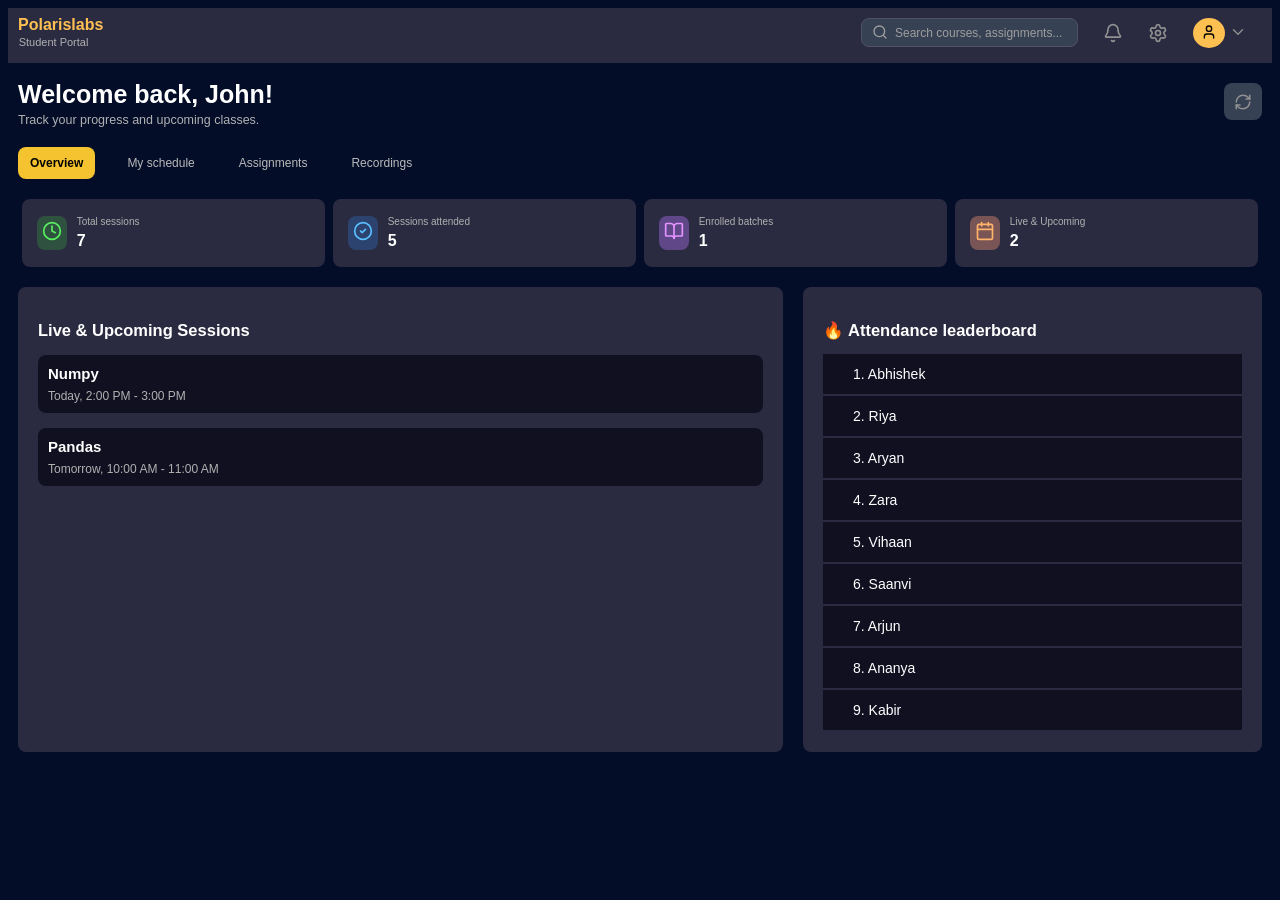
<file: 02/index.html>
<!DOCTYPE html>
<html lang="en">
<head>
    <meta charset="UTF-8">
    <meta name="viewport" content="width=device-width, initial-scale=1.0">
    <title>Polaris Dashboard</title>
    <link rel="stylesheet" href="style.css" />
</head>
<body>
    <header>
        <div class="logo-container">
            <h1 class="logo">Polarislabs</h1>
            <p class="sublogo">Student Portal</p>
        </div>
        <div class="right-work">
            <div class="search-container"><svg xmlns="http://www.w3.org/2000/svg" class="search-icon" width="20" height="20" viewBox="0 0 24 24" fill="none" stroke="currentColor" stroke-width="2" stroke-linecap="round" stroke-linejoin="round" class="lucide lucide-search absolute left-3 top-1/2 transform -translate-y-1/2 text-gray-400 h-4 w-4" aria-hidden="true"><path d="m21 21-4.34-4.34"></path><circle cx="11" cy="11" r="8"></circle></svg><input type="text" placeholder="Search courses, assignments..." class="search" /></div>
            
            <div class="gear"><svg xmlns="http://www.w3.org/2000/svg" width="20" height="20" viewBox="0 0 24 24" fill="none" stroke="currentColor" stroke-width="2" stroke-linecap="round" stroke-linejoin="round" class="lucide lucide-bell h-4 w-4 sm:h-5 sm:w-5" aria-hidden="true"><path d="M10.268 21a2 2 0 0 0 3.464 0"></path><path d="M3.262 15.326A1 1 0 0 0 4 17h16a1 1 0 0 0 .74-1.673C19.41 13.956 18 12.499 18 8A6 6 0 0 0 6 8c0 4.499-1.411 5.956-2.738 7.326"></path></svg></div>
            <div class="gear"><svg xmlns="http://www.w3.org/2000/svg" width="20" height="20" viewBox="0 0 24 24" fill="none" stroke="currentColor" stroke-width="2" stroke-linecap="round" stroke-linejoin="round" class="lucide lucide-settings h-4 w-4 sm:h-5 sm:w-5" aria-hidden="true"><path d="M9.671 4.136a2.34 2.34 0 0 1 4.659 0 2.34 2.34 0 0 0 3.319 1.915 2.34 2.34 0 0 1 2.33 4.033 2.34 2.34 0 0 0 0 3.831 2.34 2.34 0 0 1-2.33 4.033 2.34 2.34 0 0 0-3.319 1.915 2.34 2.34 0 0 1-4.659 0 2.34 2.34 0 0 0-3.32-1.915 2.34 2.34 0 0 1-2.33-4.033 2.34 2.34 0 0 0 0-3.831A2.34 2.34 0 0 1 6.35 6.051a2.34 2.34 0 0 0 3.319-1.915"></path><circle cx="12" cy="12" r="3"></circle></svg> </div>
            <div class="drop">
                <div class="avatar">
                   <svg xmlns="http://www.w3.org/2000/svg" width="16" height="16" viewBox="0 0 24 24" fill="none" stroke="currentColor" stroke-width="2" stroke-linecap="round" stroke-linejoin="round" class="lucide lucide-user h-3 w-3 sm:h-4 sm:w-4 text-black" aria-hidden="true"><path d="M19 21v-2a4 4 0 0 0-4-4H9a4 4 0 0 0-4 4v2"></path><circle cx="12" cy="7" r="4"></circle></svg>
                </div>
                <div class="drop-icon">
                    <svg xmlns="http://www.w3.org/2000/svg" width="18" height="18" viewBox="0 0 24 24" fill="none" stroke="currentColor" stroke-width="2" stroke-linecap="round" stroke-linejoin="round" class="lucide lucide-chevron-down h-3 w-3 sm:h-4 sm:w-4 text-gray-400 hidden sm:block" aria-hidden="true"><path d="m6 9 6 6 6-6"></path></svg>
                </div>
            </div>
        </div>
    </header>
    <div class="main-area">
        <div class="topper">
            <div class="heading">
               <h1 class="greet">Welcome back, John!</h1>
               <p class="sub-greet">Track your progress and upcoming classes.</p>
            </div>
            <div class="re-icon">
                <svg xmlns="http://www.w3.org/2000/svg" width="18" height="18" viewBox="0 0 24 24" fill="none" stroke="currentColor" stroke-width="2" stroke-linecap="round" stroke-linejoin="round" class="lucide lucide-refresh-cw h-5 w-5" aria-hidden="true"><path d="M3 12a9 9 0 0 1 9-9 9.75 9.75 0 0 1 6.74 2.74L21 8"></path><path d="M21 3v5h-5"></path><path d="M21 12a9 9 0 0 1-9 9 9.75 9.75 0 0 1-6.74-2.74L3 16"></path><path d="M8 16H3v5"></path></svg>
            </div>
        </div>
        <div class="navbar">
            <button class="active">Overview</button>
            <button class="tabs">My schedule</button>
            <button class="tabs">Assignments</button>
            <button class="tabs">Recordings</button>
        </div>
        <div class="grid-cont">
            <div class="grid-item">
                <div class="grid-icon ic1"><svg xmlns="http://www.w3.org/2000/svg" width="20" height="20" viewBox="0 0 24 24" fill="none" stroke="currentColor" stroke-width="2" stroke-linecap="round" stroke-linejoin="round" class="lucide lucide-clock w-5 h-5" aria-hidden="true"><path d="M12 6v6l4 2"></path><circle cx="12" cy="12" r="10"></circle></svg></div>
                <div class="content-container"><div class="grid-heading">Total sessions</div>
                <div class="grid-content">7</div></div>
            </div>
            <div class="grid-item">
                <div class="grid-icon ic2"><svg xmlns="http://www.w3.org/2000/svg" width="20" height="20" viewBox="0 0 24 24" fill="none" stroke="currentColor" stroke-width="2" stroke-linecap="round" stroke-linejoin="round" class="lucide lucide-circle-check w-5 h-5" aria-hidden="true"><circle cx="12" cy="12" r="10"></circle><path d="m9 12 2 2 4-4"></path></svg></div>
                <div class="content-container"><div class="grid-heading">Sessions attended</div>
                <div class="grid-content">5</div></div>
            </div>
            <div class="grid-item">
                <div class="grid-icon ic3"><svg xmlns="http://www.w3.org/2000/svg" width="20" height="20" viewBox="0 0 24 24" fill="none" stroke="currentColor" stroke-width="2" stroke-linecap="round" stroke-linejoin="round" class="lucide lucide-book-open w-5 h-5" aria-hidden="true"><path d="M12 7v14"></path><path d="M3 18a1 1 0 0 1-1-1V4a1 1 0 0 1 1-1h5a4 4 0 0 1 4 4 4 4 0 0 1 4-4h5a1 1 0 0 1 1 1v13a1 1 0 0 1-1 1h-6a3 3 0 0 0-3 3 3 3 0 0 0-3-3z"></path></svg></div>
                <div class="content-container"><div class="grid-heading">Enrolled batches</div>
                <div class="grid-content">1</div></div>
            </div>
            <div class="grid-item">
                <div class="grid-icon ic4"><svg xmlns="http://www.w3.org/2000/svg" width="20" height="20" viewBox="0 0 24 24" fill="none" stroke="currentColor" stroke-width="2" stroke-linecap="round" stroke-linejoin="round" class="lucide lucide-calendar w-5 h-5" aria-hidden="true"><path d="M8 2v4"></path><path d="M16 2v4"></path><rect width="18" height="18" x="3" y="4" rx="2"></rect><path d="M3 10h18"></path></svg></div>
                <div class="content-container"><div class="grid-heading">Live &amp; Upcoming</div>
                <div class="grid-content">2</div></div>
            </div>
        </div>
        <div class="grid-cont2">
            <div class="lauc">
                <h2 class="htop">Live &amp; Upcoming Sessions</h2>
                <div class="lauc-item1">
                    <p class="item-text">Numpy</p>
                    <p class="item-subtext">Today, 2:00 PM - 3:00 PM</p>
                </div>
                <div class="lauc-item2">
                    <p class="item-text">Pandas</p>
                    <p class="item-subtext">Tomorrow, 10:00 AM - 11:00 AM</p>
                </div>
            </div>
            <div class="al">
                <h2 class="htop">🔥 Attendance leaderboard</h2>
                <div class="al-item">1. Abhishek</div> 
                <div class="al-item">2. Riya</div> 
                <div class="al-item">3. Aryan</div> 
                <div class="al-item">4. Zara</div> 
                <div class="al-item">5. Vihaan</div> 
                <div class="al-item">6. Saanvi</div> 
                <div class="al-item">7. Arjun</div> 
                <div class="al-item">8. Ananya</div> 
                <div class="al-item">9. Kabir</div> 
            </div>
        </div>
    </div>
    
</body>
</html>
</file>
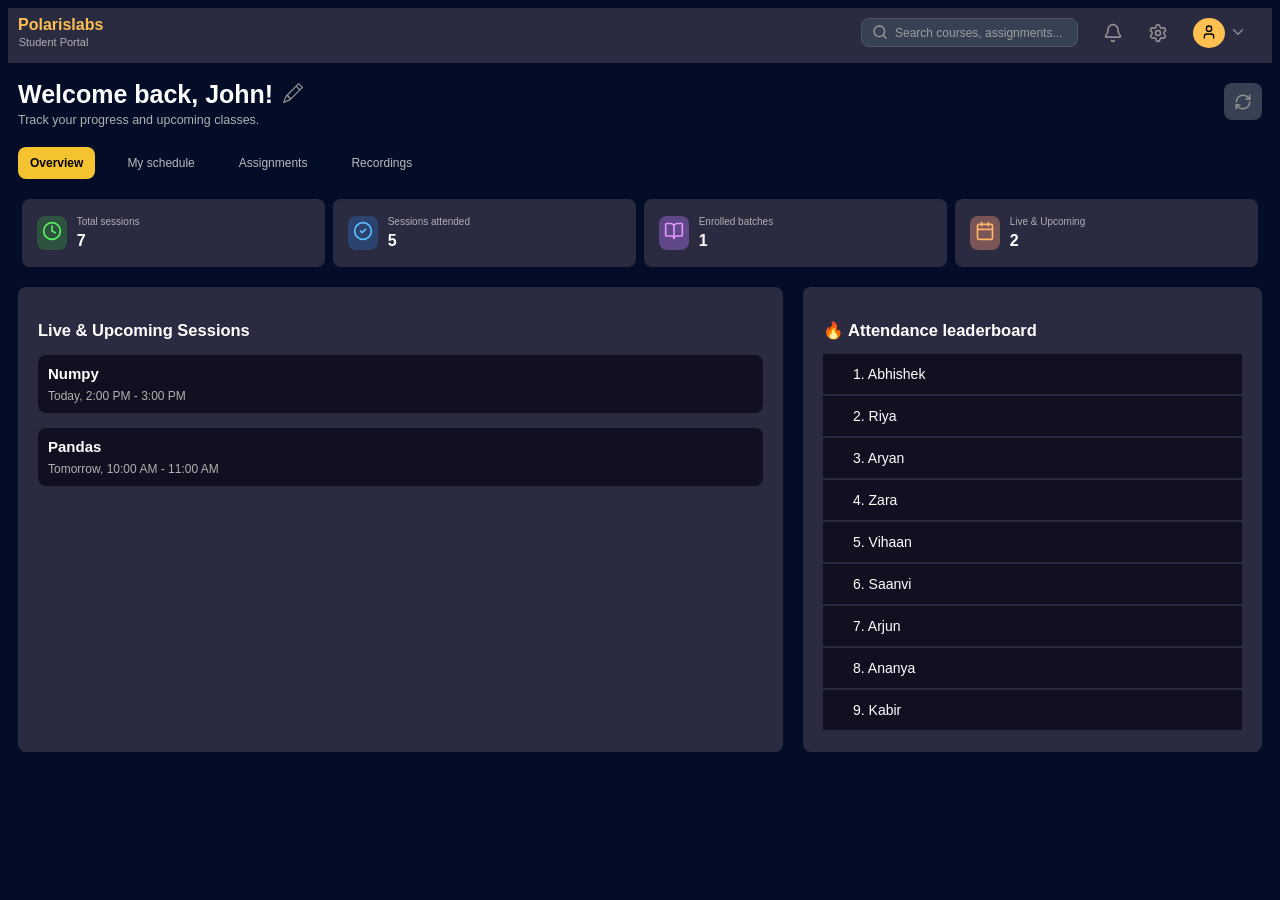
<file: 03/index.html>
<!DOCTYPE html>
<html lang="en">
<head>
    <meta charset="UTF-8">
    <meta name="viewport" content="width=device-width, initial-scale=1.0">
    <title>Polaris Dashboard</title>
    <link rel="stylesheet" href="style.css" />
</head>
<body>
    <header>
        <div class="logo-container">
            <h1 class="logo" id="logo">Polarislabs</h1>
            <p class="sublogo">Student Portal</p>
        </div>
        <div class="right-work">
            <div class="search-container"><svg xmlns="http://www.w3.org/2000/svg" class="search-icon" width="20" height="20" viewBox="0 0 24 24" fill="none" stroke="currentColor" stroke-width="2" stroke-linecap="round" stroke-linejoin="round" class="lucide lucide-search absolute left-3 top-1/2 transform -translate-y-1/2 text-gray-400 h-4 w-4" aria-hidden="true"><path d="m21 21-4.34-4.34"></path><circle cx="11" cy="11" r="8"></circle></svg><input type="text" placeholder="Search courses, assignments..." class="search" /></div>
            
            <div class="gear"><svg xmlns="http://www.w3.org/2000/svg" width="20" height="20" viewBox="0 0 24 24" fill="none" stroke="currentColor" stroke-width="2" stroke-linecap="round" stroke-linejoin="round" class="lucide lucide-bell h-4 w-4 sm:h-5 sm:w-5" aria-hidden="true"><path d="M10.268 21a2 2 0 0 0 3.464 0"></path><path d="M3.262 15.326A1 1 0 0 0 4 17h16a1 1 0 0 0 .74-1.673C19.41 13.956 18 12.499 18 8A6 6 0 0 0 6 8c0 4.499-1.411 5.956-2.738 7.326"></path></svg></div>
            <div class="gear"><svg xmlns="http://www.w3.org/2000/svg" width="20" height="20" viewBox="0 0 24 24" fill="none" stroke="currentColor" stroke-width="2" stroke-linecap="round" stroke-linejoin="round" class="lucide lucide-settings h-4 w-4 sm:h-5 sm:w-5" aria-hidden="true"><path d="M9.671 4.136a2.34 2.34 0 0 1 4.659 0 2.34 2.34 0 0 0 3.319 1.915 2.34 2.34 0 0 1 2.33 4.033 2.34 2.34 0 0 0 0 3.831 2.34 2.34 0 0 1-2.33 4.033 2.34 2.34 0 0 0-3.319 1.915 2.34 2.34 0 0 1-4.659 0 2.34 2.34 0 0 0-3.32-1.915 2.34 2.34 0 0 1-2.33-4.033 2.34 2.34 0 0 0 0-3.831A2.34 2.34 0 0 1 6.35 6.051a2.34 2.34 0 0 0 3.319-1.915"></path><circle cx="12" cy="12" r="3"></circle></svg> </div>
            <div class="drop">
                <div class="avatar">
                   <svg xmlns="http://www.w3.org/2000/svg" width="16" height="16" viewBox="0 0 24 24" fill="none" stroke="currentColor" stroke-width="2" stroke-linecap="round" stroke-linejoin="round" class="lucide lucide-user h-3 w-3 sm:h-4 sm:w-4 text-black" aria-hidden="true"><path d="M19 21v-2a4 4 0 0 0-4-4H9a4 4 0 0 0-4 4v2"></path><circle cx="12" cy="7" r="4"></circle></svg>
                </div>
                <div class="drop-icon">
                    <svg xmlns="http://www.w3.org/2000/svg" width="18" height="18" viewBox="0 0 24 24" fill="none" stroke="currentColor" stroke-width="2" stroke-linecap="round" stroke-linejoin="round" class="lucide lucide-chevron-down h-3 w-3 sm:h-4 sm:w-4 text-gray-400 hidden sm:block" aria-hidden="true"><path d="m6 9 6 6 6-6"></path></svg>
                </div>
            </div>
        </div>
    </header>
    <div class="main-area">
        <div class="topper">
            <div class="heading">
                <div class="namee">
                    <h1 class="greet">Welcome back, <b class="nop">John</b>!</h1>
                    <svg class="pencil" xmlns="http://www.w3.org/2000/svg" width="16" height="16" fill="currentColor" class="bi bi-pencil" viewBox="0 0 16 16">
  <path d="M12.146.146a.5.5 0 0 1 .708 0l3 3a.5.5 0 0 1 0 .708l-10 10a.5.5 0 0 1-.168.11l-5 2a.5.5 0 0 1-.65-.65l2-5a.5.5 0 0 1 .11-.168zM11.207 2.5 13.5 4.793 14.793 3.5 12.5 1.207zm1.586 3L10.5 3.207 4 9.707V10h.5a.5.5 0 0 1 .5.5v.5h.5a.5.5 0 0 1 .5.5v.5h.293zm-9.761 5.175-.106.106-1.528 3.821 3.821-1.528.106-.106A.5.5 0 0 1 5 12.5V12h-.5a.5.5 0 0 1-.5-.5V11h-.5a.5.5 0 0 1-.468-.325"/>
</svg>
                </div>
               <p class="sub-greet">Track your progress and upcoming classes.</p>
            </div>
            <div class="re-icon">
                <svg xmlns="http://www.w3.org/2000/svg" width="18" height="18" viewBox="0 0 24 24" fill="none" stroke="currentColor" stroke-width="2" stroke-linecap="round" stroke-linejoin="round" class="lucide lucide-refresh-cw h-5 w-5" aria-hidden="true"><path d="M3 12a9 9 0 0 1 9-9 9.75 9.75 0 0 1 6.74 2.74L21 8"></path><path d="M21 3v5h-5"></path><path d="M21 12a9 9 0 0 1-9 9 9.75 9.75 0 0 1-6.74-2.74L3 16"></path><path d="M8 16H3v5"></path></svg>
            </div>
        </div>
        <div class="navbar">
            <button class="active">Overview</button>
            <button class="tabs">My schedule</button>
            <button class="tabs">Assignments</button>
            <button class="tabs">Recordings</button>
        </div>
        <div class="grid-cont">
            <div class="grid-item">
                <div class="grid-icon ic1"><svg xmlns="http://www.w3.org/2000/svg" width="20" height="20" viewBox="0 0 24 24" fill="none" stroke="currentColor" stroke-width="2" stroke-linecap="round" stroke-linejoin="round" class="lucide lucide-clock w-5 h-5" aria-hidden="true"><path d="M12 6v6l4 2"></path><circle cx="12" cy="12" r="10"></circle></svg></div>
                <div class="content-container"><div class="grid-heading">Total sessions</div>
                <div class="grid-content">7</div></div>
            </div>
            <div class="grid-item">
                <div class="grid-icon ic2"><svg xmlns="http://www.w3.org/2000/svg" width="20" height="20" viewBox="0 0 24 24" fill="none" stroke="currentColor" stroke-width="2" stroke-linecap="round" stroke-linejoin="round" class="lucide lucide-circle-check w-5 h-5" aria-hidden="true"><circle cx="12" cy="12" r="10"></circle><path d="m9 12 2 2 4-4"></path></svg></div>
                <div class="content-container"><div class="grid-heading">Sessions attended</div>
                <div class="grid-content">5</div></div>
            </div>
            <div class="grid-item">
                <div class="grid-icon ic3"><svg xmlns="http://www.w3.org/2000/svg" width="20" height="20" viewBox="0 0 24 24" fill="none" stroke="currentColor" stroke-width="2" stroke-linecap="round" stroke-linejoin="round" class="lucide lucide-book-open w-5 h-5" aria-hidden="true"><path d="M12 7v14"></path><path d="M3 18a1 1 0 0 1-1-1V4a1 1 0 0 1 1-1h5a4 4 0 0 1 4 4 4 4 0 0 1 4-4h5a1 1 0 0 1 1 1v13a1 1 0 0 1-1 1h-6a3 3 0 0 0-3 3 3 3 0 0 0-3-3z"></path></svg></div>
                <div class="content-container"><div class="grid-heading">Enrolled batches</div>
                <div class="grid-content">1</div></div>
            </div>
            <div class="grid-item">
                <div class="grid-icon ic4"><svg xmlns="http://www.w3.org/2000/svg" width="20" height="20" viewBox="0 0 24 24" fill="none" stroke="currentColor" stroke-width="2" stroke-linecap="round" stroke-linejoin="round" class="lucide lucide-calendar w-5 h-5" aria-hidden="true"><path d="M8 2v4"></path><path d="M16 2v4"></path><rect width="18" height="18" x="3" y="4" rx="2"></rect><path d="M3 10h18"></path></svg></div>
                <div class="content-container"><div class="grid-heading">Live &amp; Upcoming</div>
                <div class="grid-content">2</div></div>
            </div>
        </div>
        <div class="grid-cont2">
            <div class="lauc">
                <h2 class="htop">Live &amp; Upcoming Sessions</h2>
                <div class="lauc-item1">
                    <p class="item-text">Numpy</p>
                    <p class="item-subtext">Today, 2:00 PM - 3:00 PM</p>
                </div>
                <div class="lauc-item2">
                    <p class="item-text">Pandas</p>
                    <p class="item-subtext">Tomorrow, 10:00 AM - 11:00 AM</p>
                </div>
            </div>
            <div class="al">
                <h2 class="htop">🔥 Attendance leaderboard</h2>
                <div class="al-item">1. Abhishek</div> 
                <div class="al-item">2. Riya</div> 
                <div class="al-item">3. Aryan</div> 
                <div class="al-item">4. Zara</div> 
                <div class="al-item">5. Vihaan</div> 
                <div class="al-item">6. Saanvi</div> 
                <div class="al-item">7. Arjun</div> 
                <div class="al-item">8. Ananya</div> 
                <div class="al-item">9. Kabir</div> 
            </div>
        </div>
    </div>
    <div class="backdrop"></div>
    <div class="unavail">
        <div class="cross">
            <svg xmlns="http://www.w3.org/2000/svg" viewBox="0 0 384 512"><path d="M342.6 150.6c12.5-12.5 12.5-32.8 0-45.3s-32.8-12.5-45.3 0L192 210.7 86.6 105.4c-12.5-12.5-32.8-12.5-45.3 0s-12.5 32.8 0 45.3L146.7 256 41.4 361.4c-12.5 12.5-12.5 32.8 0 45.3s32.8 12.5 45.3 0L192 301.3 297.4 406.6c12.5 12.5 32.8 12.5 45.3 0s12.5-32.8 0-45.3L237.3 256 342.6 150.6z" fill="#929292"></path></svg>
        </div>
        <div class="untext">
            <p>This tab is currently under construction.</p>
        </div>
    </div>
    <script src="main.js"></script>
</body>
</html>
</file>
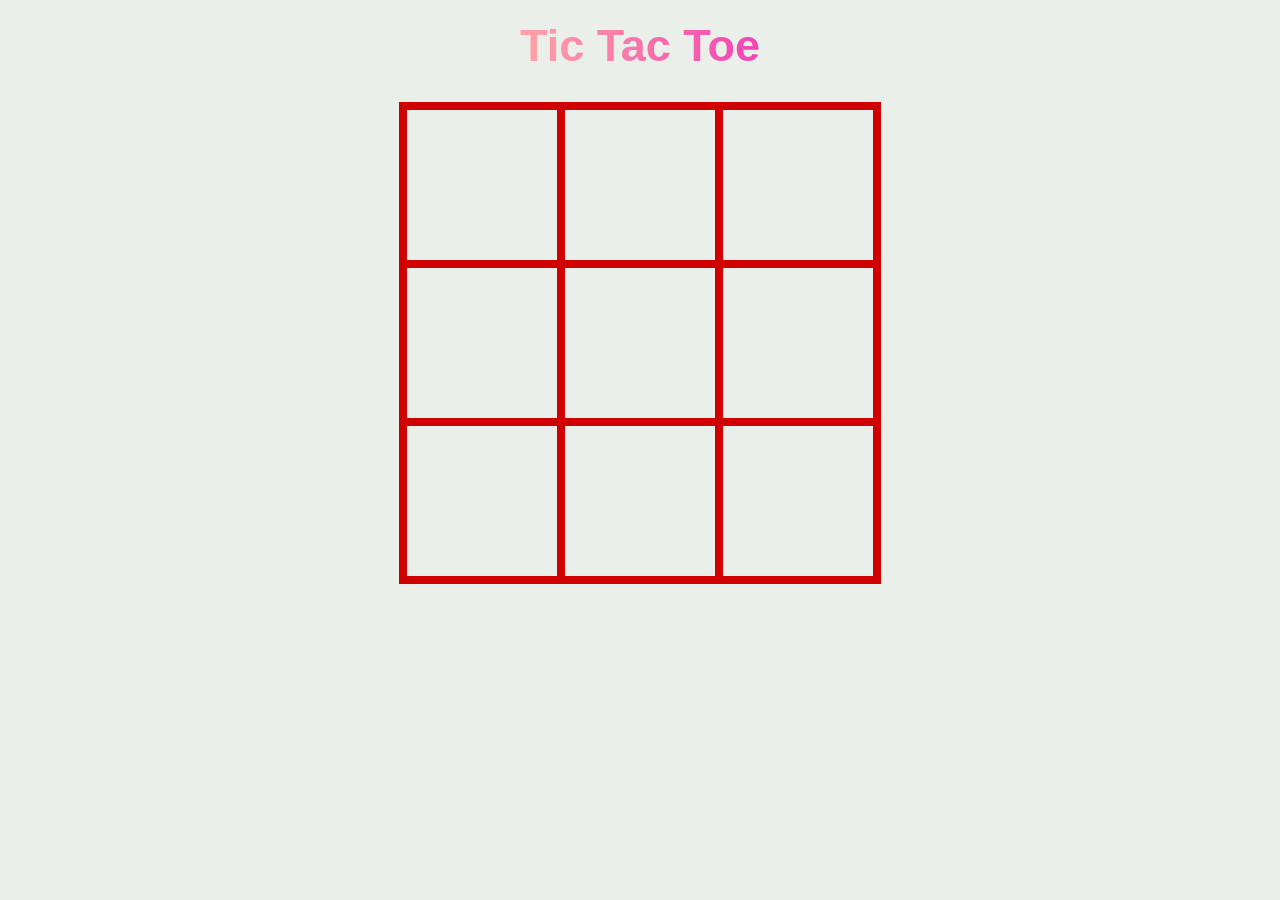
<file: tictactoe/index.html>
<!DOCTYPE html>
<html lang="en">
<head>
    <meta charset="UTF-8">
    <meta name="viewport" content="width=device-width, initial-scale=1.0">
    <title>Tic Tac Toe</title>
    <link rel="stylesheet" href="style.css">
</head>
<body>
    <h1 class="header">Tic Tac Toe</h1>
    
    <div class="cont">
        <div class="row1">
            <div class="cell1 cell" onclick="tick1()"></div>
            <div class="cell2 cell" onclick="tick2()"></div>
            <div class="cell3 cell" onclick="tick3()"></div>
        </div>
        <div class="row2">
            <div class="cell4 cell" onclick="tick4()"></div>
            <div class="cell5 cell" onclick="tick5()"></div>
            <div class="cell6 cell" onclick="tick6()"></div>
        </div>
        <div class="row3">
            <div class="cell7 cell" onclick="tick7()"></div>
            <div class="cell8 cell" onclick="tick8()"></div>
            <div class="cell9 cell" onclick="tick9()"></div>
        </div>
    </div>
    <script src="main.js"></script>
</body>
</html>
</file>
<file: 02/style.css>
body {
    background-color: #030d28;
    color: #ffffff;
}
header {
    background-color: #2a2a40;
    height: 52px;
    padding-left: 10px;
    padding-top: 3px;
    justify-content: space-between;
    display: flex;
}
.logo-container {
    display: flex;
    flex-direction: column;
}
.logo {
    color: #ffc052;
    font-size: 16px;
    font-weight: bold;
    font-family: geist, sans-serif;
    margin: 0;
    margin-top: 5px;
}
.sublogo {
    color: #b1b1b1;
    font-size: 11px;
    font-family: geist, sans-serif;
    margin: 0; 
    margin-top: 2px;
    margin-left: 0.7px;
}
.right-work {
    display: flex;
    flex-direction: row;
    align-items: center;
    gap: 25px;
    margin-bottom: 9px;
}
.drop {
    display: flex;
    gap: 4px;
    margin-right: 25px;
}
.drop-icon {
    padding-top: 5px; 
    color:#8c8c8c
}
.avatar {
    width: 24px;
    height: 24px;
    background-color: #ffc052;
    padding-top: 6px;
    padding-left: 8px;
    border-radius: 50%;
    color: black;
}
.gear {
    color: #919191;
    padding-top: 5px;
}
.search-container {
    background-color: #364153;
    border: none;
    color: #9e9e9e;
    display: flex;
    padding: 5px 0 6px 5px;
    border-radius: 8px;
    border: 0.5px solid #515169;
    align-items: center;
    height: 16px;
}
.search-icon {
    width: 16px;
    margin: 2px 5px 2px 5px;
}
input {
    background-color: transparent;
    border: none;
    color: #eeeeee;
    outline: none;
    width: 180px;
}
input::placeholder {
    color: #9e9e9e;
    font-size: 12px;
}
.main-area {
    padding-left: 10px;
    padding-right: 10px;
}
.greet {
    font-family: geist, sans-serif;
    font-size: 25px;
    margin-bottom: 0;
}
.sub-greet {
    font-family: geist, sans-serif;
    font-size: 12.5px;
    color: #b1b1b1;
    margin-top: 4px;
}
.heading {
    display: flex;
    flex-direction: column;
    gap: 0px;
    margin: 0;
}
.re-icon {
    color: #919191;
    background-color: #364153;
    padding: 5px;
    border-radius: 8px;
    padding: 10px;
    padding-bottom: 5px;
}
.topper {
    display: flex;
    flex-direction: row;
    justify-content: space-between;
    align-items: center;
}
.navbar {
    display: flex;
    flex-direction: row;
    gap: 20px;
    margin-top: 8px;
}
.tabs {
    padding: 9px 12px;
    border-radius: 8px;
    background-color: #ffd75d00;
    color: #bababa;
    border: none;
    font-size: 12px;
}
.active {
    padding: 9px 12px;
    border-radius: 8px;
    background-color: #f5c32f;
    color: #000000;
    border: none;
    font-size: 12px;
    font-weight: bold;
}
.tabs:hover {
    background-color: #555555;
    color: #fdfdfd;
    cursor: pointer;
}
.grid-cont {
    margin-top: 20px;
    margin-bottom: 20px;
    display: flex;
    justify-content: space-around;
}
.grid-item {
    display: flex;
    flex-direction: row;
    gap: 10px;
    background-color: #2a2a40;
    padding: 10px;
    border-radius: 8px;
    width: 22%;
    padding: 17px 15px;
}
.content-container {
    display: flex;
    flex-direction: column;
    gap: 5px;
}
.grid-heading {
    font-family: geist, sans-serif;
    font-size: 10px;
    color: #b1b1b1;
    margin: 0;
}
.grid-content {
    font-family: geist, sans-serif;
    font-size: 16px;
    color: #ffffff;
    margin: 0;
    font-weight: bold;
}
.grid-icon {
    padding: 5px;
    padding-bottom:0px;
}
.ic1 {
    background-color: #39933d60;
    color: #59f060;
    border-radius: 8px;
}
.ic2 {
    background-color: #2d6eb960;
    color: #59bfff;
    border-radius: 8px;
}
.ic3 {
    background-color: #b779ff60;
    color: #e594ff;
    border-radius: 8px;
}
.ic4 {      
    background-color: #ff9e7960;
    color: #ffb36b;
    border-radius: 8px;
}
.grid-cont2 {
    display: grid;
    grid-template-columns: 5fr 3fr;
    gap: 20px;
}
.lauc, .al {
    background-color: #2a2a40;
    border-radius: 8px;
    font-family: geist, sans-serif;
    font-size: 11px;
    padding: 20px;
}
.lauc-item1, .lauc-item2 {
    display: grid;
    margin-top: 15px;
    grid-template-rows: 1fr 1fr;
    background-color: #111021;
    border-radius: 8px;
    padding: 10px;
}
.item-text {
    color: #fff;
    font-size: 15px;
    margin: 0;
    font-weight: bold;
}
.item-subtext {
    color: #b1b1b1;
    font-size: 12px;
    margin: 0;
    margin-top: 5px;
}
.al-item {
    font-size: 14px;
    margin: 0;
    padding-left: 30px;
    padding-top: 12px;
    padding-bottom: 12px;
    background-color: #111021;
    margin-bottom:2px;
}
hr {
    border-color: #111021;
}
</file>
<file: 03/style.css>
body {
    background-color: #030d28;
    color: #ffffff;
}
header {
    background-color: #2a2a40;
    height: 52px;
    padding-left: 10px;
    padding-top: 3px;
    justify-content: space-between;
    display: flex;
}
.logo-container {
    display: flex;
    flex-direction: column;
}
.logo {
    color: #ffc052;
    font-size: 16px;
    font-weight: bold;
    font-family: geist, sans-serif;
    margin: 0;
    margin-top: 5px;
}
.sublogo {
    color: #b1b1b1;
    font-size: 11px;
    font-family: geist, sans-serif;
    margin: 0; 
    margin-top: 2px;
    margin-left: 0.7px;
}
.right-work {
    display: flex;
    flex-direction: row;
    align-items: center;
    gap: 25px;
    margin-bottom: 9px;
}
.drop {
    display: flex;
    gap: 4px;
    margin-right: 25px;
}
.drop-icon {
    padding-top: 5px; 
    color:#8c8c8c
}
.avatar {
    width: 24px;
    height: 24px;
    background-color: #ffc052;
    padding-top: 6px;
    padding-left: 8px;
    border-radius: 50%;
    color: black;
}
.gear {
    color: #919191;
    padding-top: 5px;
}
.search-container {
    background-color: #364153;
    border: none;
    color: #9e9e9e;
    display: flex;
    padding: 5px 0 6px 5px;
    border-radius: 8px;
    border: 0.5px solid #515169;
    align-items: center;
    height: 16px;
}
.search-icon {
    width: 16px;
    margin: 2px 5px 2px 5px;
}
input {
    background-color: transparent;
    border: none;
    color: #eeeeee;
    outline: none;
    width: 180px;
}
input::placeholder {
    color: #9e9e9e;
    font-size: 12px;
}
.main-area {
    padding-left: 10px;
    padding-right: 10px;
}
.greet {
    font-family: geist, sans-serif;
    font-size: 25px;
    margin-bottom: 0;
}
.sub-greet {
    font-family: geist, sans-serif;
    font-size: 12.5px;
    color: #b1b1b1;
    margin-top: 4px;
}
.heading {
    display: flex;
    flex-direction: column;
    gap: 0px;
    margin: 0;
}
.re-icon {
    color: #919191;
    background-color: #364153;
    padding: 5px;
    border-radius: 8px;
    padding: 10px;
    padding-bottom: 5px;
}
.topper {
    display: flex;
    flex-direction: row;
    justify-content: space-between;
    align-items: center;
}
.navbar {
    display: flex;
    flex-direction: row;
    gap: 20px;
    margin-top: 8px;
}
.tabs {
    padding: 9px 12px;
    border-radius: 8px;
    background-color: #ffd75d00;
    color: #bababa;
    border: none;
    font-size: 12px;
}
.active {
    padding: 9px 12px;
    border-radius: 8px;
    background-color: #f5c32f;
    color: #000000;
    border: none;
    font-size: 12px;
    font-weight: bold;
}
.tabs:hover {
    background-color: #555555;
    color: #fdfdfd;
    cursor: pointer;
}
.grid-cont {
    margin-top: 20px;
    margin-bottom: 20px;
    display: flex;
    justify-content: space-around;
}
.grid-item {
    display: flex;
    flex-direction: row;
    gap: 10px;
    background-color: #2a2a40;
    padding: 10px;
    border-radius: 8px;
    width: 22%;
    padding: 17px 15px;
}
.content-container {
    display: flex;
    flex-direction: column;
    gap: 5px;
}
.grid-heading {
    font-family: geist, sans-serif;
    font-size: 10px;
    color: #b1b1b1;
    margin: 0;
}
.grid-content {
    font-family: geist, sans-serif;
    font-size: 16px;
    color: #ffffff;
    margin: 0;
    font-weight: bold;
}
.grid-icon {
    padding: 5px;
    padding-bottom:0px;
}
.ic1 {
    background-color: #39933d60;
    color: #59f060;
    border-radius: 8px;
}
.ic2 {
    background-color: #2d6eb960;
    color: #59bfff;
    border-radius: 8px;
}
.ic3 {
    background-color: #b779ff60;
    color: #e594ff;
    border-radius: 8px;
}
.ic4 {      
    background-color: #ff9e7960;
    color: #ffb36b;
    border-radius: 8px;
}
.grid-cont2 {
    display: grid;
    grid-template-columns: 5fr 3fr;
    gap: 20px;
}
.lauc, .al {
    background-color: #2a2a40;
    border-radius: 8px;
    font-family: geist, sans-serif;
    font-size: 11px;
    padding: 20px;
}
.lauc-item1, .lauc-item2 {
    display: grid;
    margin-top: 15px;
    grid-template-rows: 1fr 1fr;
    background-color: #111021;
    border-radius: 8px;
    padding: 10px;
}
.item-text {
    color: #fff;
    font-size: 15px;
    margin: 0;
    font-weight: bold;
}
.item-subtext {
    color: #b1b1b1;
    font-size: 12px;
    margin: 0;
    margin-top: 5px;
}
.al-item {
    font-size: 14px;
    margin: 0;
    padding-left: 30px;
    padding-top: 12px;
    padding-bottom: 12px;
    background-color: #111021;
    margin-bottom:2px;
}
hr {
    border-color: #111021;
}
.unavail {
    position: fixed;
    margin-top: 50px;
    top: 43%;
    left: 50%;
    transform: translate(-50%, -50%);
    border-radius: 8px;
    background-color: #373761;
    padding: 20px;
    padding-top: 10px;
    border: 2px solid #676782;
    display: none;
    z-index: 10;
}
.untext {
    color: #d0cfcf;
    font-family: geist, sans-serif;
    font-size: 16px;
    padding-top: 15px;
}
.cross {
    position: absolute;
    top: 10px;
    right: 10px;
    width: 16px;  /* Sized to fit nicely */
    height: 16px;
    cursor: pointer; /* Makes it look clickable */
}

/* Optional: This ensures the SVG fills the .cross container */
.cross svg {
    width: 100%;
    height: 100%;
}
.backdrop {
    top: 0;
    left: 0;
    backdrop-filter: blur(8px);
    z-index: 9;
    width: 100vw;
    height: 100vh;
    position: fixed;
    background-color: #00000030;
    display: none;
}
.namee {
    display: flex;
    flex-direction: row;
    gap: 10px;
    align-items: center;
}
.pencil {
    margin-top: 15px;
    width: 20px;
    height: 20px;
    color: #919191;
    cursor: pointer;
}
.pencil:hover {
    color: #ffffff;
    width: 22px;
    height: 22px;
}
</file>
<file: tictactoe/style.css>
.header {
    text-align: center;
    font-size: 45px;
    margin-top: 20px;
    background: linear-gradient(to right, #ffa4a4, #f243b5);
    background-clip: text;
    -webkit-background-clip: text;
    color: transparent;
    font-family: 'Roboto', sans-serif;
}
body {
    background-color: #eaefe9;
    display: flex;
    flex-direction: column;
    height: 100vh;
    align-items: center;
    margin: 0;
}
.cont {
    display: flex;
    border: 4px solid rgb(208, 0, 0);
}
.cell {
    width: 150px;
    height: 150px;
    border: 4px solid rgb(208, 0, 0);
    display: flex;
    justify-content: center;
    align-items: center;
    font-size: 60px;
    cursor: pointer;
    color: rgb(0, 0, 0);
}
</file>
